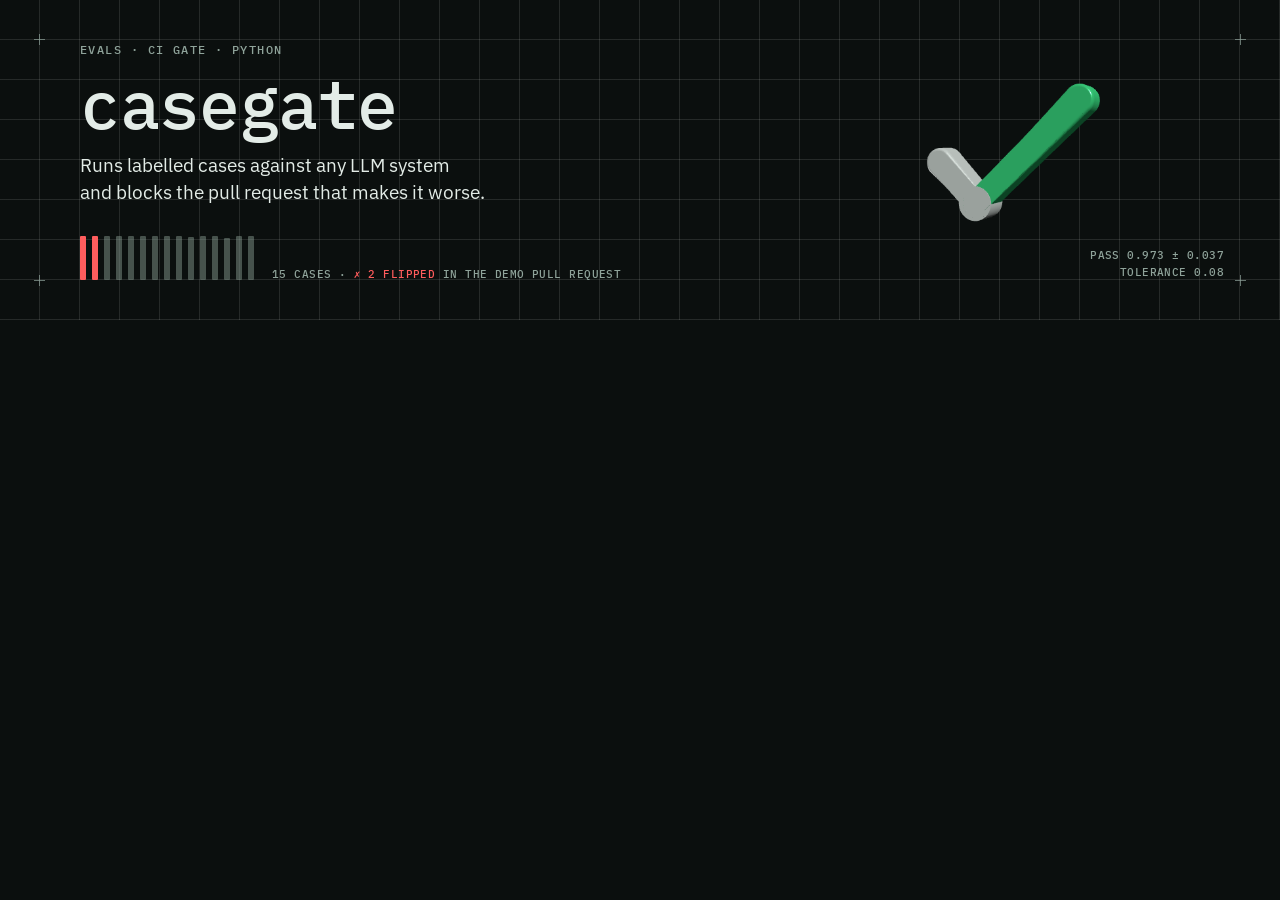
<file: site/banner.html>
<!doctype html>
<html lang="en">
<head>
<meta charset="utf-8">
<meta name="viewport" content="width=1280">
<title>casegate banner</title>
<!--
  README banner source (docs/DESIGN.md §7). Screenshot with Playwright at deviceScaleFactor 2:
    banner.html?theme=dark  (viewport 1280x320) -> docs/assets/banner-dark.png  (2560x640)
    banner.html?theme=light (viewport 1280x320) -> docs/assets/banner-light.png (2560x640)
  X header mode for M5: banner.html?theme=dark&size=x at viewport 1500x500, deviceScaleFactor 3.
  Tick heights and flips are copied from index.html (computed by the command in its hero comment).
-->
<link rel="preconnect" href="https://fonts.googleapis.com">
<link rel="preconnect" href="https://fonts.gstatic.com" crossorigin>
<link rel="stylesheet" href="https://fonts.googleapis.com/css2?family=IBM+Plex+Mono:wght@400;500&family=IBM+Plex+Sans+Condensed:wght@500;700&family=IBM+Plex+Sans:wght@400;500&display=swap">
<link rel="stylesheet" href="assets/site.css">
<script>
(function () {
  var q = new URLSearchParams(location.search), d = document.documentElement;
  if (q.get('theme') === 'light') {
    d.classList.add('light');
    var light = {
      '--bg': '#F4F7F5', '--surface': '#E9EEEB', '--text': '#0B0F0E', '--muted': '#5E6E67',
      '--pass': '#1A8F4E', '--fail': '#C8312F', '--line': 'rgba(11,15,14,0.12)'
    };
    for (var k in light) d.style.setProperty(k, light[k]);
    d.style.colorScheme = 'light';
  }
  if (q.get('size') === 'x') d.classList.add('size-x');
})();
</script>
<style>
  html, body { width: 1280px; height: 320px; overflow: hidden; }
  .banner {
    position: relative; width: 1280px; height: 320px; overflow: hidden;
    background-color: var(--bg);
    background-image:
      linear-gradient(var(--line) 1px, transparent 1px),
      linear-gradient(90deg, var(--line) 1px, transparent 1px);
    background-size: 40px 40px;
    background-position: -1px -1px;
  }
  .copy { position: absolute; left: 80px; top: 44px; width: 600px; }
  .eyebrow { margin: 0 0 14px; }
  .name {
    margin: 0; font: 500 68px/1 var(--mono); letter-spacing: -0.02em; color: var(--text);
  }
  .desc { margin: 14px 0 0; font: 400 19px/1.4 var(--body); color: var(--text); text-wrap: balance; }
  .row { position: absolute; left: 80px; bottom: 40px; display: flex; align-items: flex-end; gap: 18px; }
  .row .ticks { margin: 0; }
  .ticks i { animation: none; }
  .light .ticks i:not(.f):not(.warn) { opacity: 1; }
  .row .ticks-note { margin: 0 0 -2px; }
  .mark {
    position: absolute; width: 336px; height: 336px; right: 96px; top: -26px;
  }
  .xh { position: absolute; width: 11px; height: 11px; }
  .xh::before, .xh::after { content: ""; position: absolute; background: var(--muted); opacity: 0.7; }
  .xh::before { left: 5px; top: 0; width: 1px; height: 11px; }
  .xh::after { top: 5px; left: 0; height: 1px; width: 11px; }
  .xh.a { left: 34px; top: 34px; } .xh.b { right: 34px; top: 34px; }
  .xh.c { left: 34px; bottom: 34px; } .xh.d { right: 34px; bottom: 34px; }
  .tele {
    position: absolute; right: 56px; bottom: 40px; text-align: right;
    font: 500 11px/1.5 var(--mono); letter-spacing: 0.04em; text-transform: uppercase; color: var(--muted);
  }

  /* X header (DESIGN §7): text and ticks inside CSS x 500-960, y 100-333; no mark;
     x 967-1267 y 100-400 (composited mark) and x 0-500 y 333-500 (profile photo) stay empty. */
  .size-x, .size-x body, .size-x .banner { width: 1500px; height: 500px; }
  .size-x .copy { left: 500px; top: 100px; width: 460px; }
  .size-x .eyebrow { margin-bottom: 12px; }
  .size-x .name { font-size: 60px; }
  .size-x .desc { margin-top: 12px; font-size: 17px; line-height: 1.4; }
  .size-x .row { left: 500px; top: 289px; bottom: auto; }
  .size-x .ticks-note, .size-x .mark, .size-x .tele, .size-x .xh { display: none; }
</style>
</head>
<body>
<main class="banner">
 <i class="xh a"></i><i class="xh b"></i><i class="xh c"></i><i class="xh d"></i>
 <div class="copy">
  <p class="eyebrow">Evals · CI gate · Python</p>
  <h1 class="name">casegate</h1>
  <p class="desc">Runs labelled cases against any LLM system and blocks the pull request that makes it worse.</p>
 </div>
 <div class="row">
  <div class="ticks" aria-hidden="true">
   <i class="f" style="height:44px;--i:0"></i>
   <i class="f" style="height:44px;--i:1"></i>
   <i style="height:44px;--i:2"></i>
   <i style="height:44px;--i:3"></i>
   <i style="height:44px;--i:4"></i>
   <i style="height:44px;--i:5"></i>
   <i style="height:44px;--i:6"></i>
   <i style="height:44px;--i:7"></i>
   <i style="height:44px;--i:8"></i>
   <i style="height:43px;--i:9"></i>
   <i style="height:44px;--i:10"></i>
   <i style="height:44px;--i:11"></i>
   <i style="height:42px;--i:12"></i>
   <i style="height:44px;--i:13"></i>
   <i style="height:44px;--i:14"></i>
  </div>
  <p class="ticks-note">15 cases · <span class="x">✗ 2 flipped</span> in the demo pull request</p>
 </div>
 <img class="mark" id="mark" src="assets/mark-512.png" alt="casegate logo: a barrier arm lifted into a check mark" width="512" height="512">
 <div class="tele">pass 0.973 ± 0.037<br>tolerance 0.08</div>
</main>
<script>
if (document.documentElement.classList.contains('light')) {
  document.getElementById('mark').src = 'assets/mark-512-light.png';
}
</script>
</body>
</html>
</file>
<file: site/assets/site.css>
/* casegate site: design direction A, "Lab instrument" (docs/DESIGN.md, ADR 0007). */
:root {
  --bg: #0B0F0E;
  --surface: #141A18;
  --text: #E3ECE7;
  --muted: #8FA39A;
  --pass: #3DDC84;
  --fail: #FF5D5D;
  --warn: #E8C547;
  --line: rgba(227, 236, 231, 0.12);
  --display: 'IBM Plex Sans Condensed', system-ui, sans-serif;
  --body: 'IBM Plex Sans', system-ui, sans-serif;
  --mono: 'IBM Plex Mono', ui-monospace, monospace;
  color-scheme: dark;
}

*, *::before, *::after { box-sizing: border-box; }
html, body { margin: 0; }
html { background: var(--bg); }
body {
  background: var(--bg);
  color: var(--text);
  font: 400 16px/1.6 var(--body);
  -webkit-font-smoothing: antialiased;
  overflow-x: hidden;
}
a { color: var(--text); text-decoration: underline; text-underline-offset: 3px; }
a:hover { color: var(--pass); }
a:focus-visible, button:focus-visible, pre:focus-visible {
  outline: 2px solid var(--pass);
  outline-offset: 3px;
}
img { display: block; max-width: 100%; height: auto; }

.wrap { max-width: 1160px; margin: 0 auto; padding: 0 24px; }
.sr-only {
  position: absolute; width: 1px; height: 1px; padding: 0; margin: -1px;
  overflow: hidden; clip: rect(0 0 0 0); white-space: nowrap; border: 0;
}

.site-nav {
  display: flex; align-items: center; justify-content: space-between;
  height: 64px; border-bottom: 1px solid var(--line);
}
.brand {
  display: flex; align-items: center; gap: 10px; min-height: 44px;
  font: 500 18px/1 var(--mono); color: var(--text); text-decoration: none;
  letter-spacing: -0.01em;
}
.brand:hover { color: var(--text); }
.brand svg { width: 28px; height: 28px; }
.site-nav ul {
  display: flex; gap: 22px; list-style: none; margin: 0; padding: 0;
  font: 500 13px/16px var(--mono);
}
.site-nav ul a {
  display: inline-block; padding: 14px 0;
  color: var(--muted); text-decoration: none;
}
.site-nav ul a:hover { color: var(--text); }

.hero {
  position: relative; overflow: hidden; border-bottom: 1px solid var(--line);
  background-image:
    linear-gradient(var(--line) 1px, transparent 1px),
    linear-gradient(90deg, var(--line) 1px, transparent 1px);
  background-size: 48px 48px;
  background-position: -1px -1px;
}
.hero .wrap {
  position: relative; z-index: 1;
  display: grid; grid-template-columns: 1.15fr 0.85fr; gap: 32px; align-items: center;
  min-height: 540px; padding-top: 56px; padding-bottom: 56px;
}
.hero-copy { min-width: 0; }
.eyebrow {
  margin: 0 0 20px;
  font: 500 12px/1 var(--mono); letter-spacing: 0.12em; text-transform: uppercase;
  color: var(--muted);
}
h1 {
  margin: 0 0 22px;
  font-family: var(--display); font-weight: 700; letter-spacing: -0.01em;
  font-size: clamp(40px, 6.2vw, 76px); line-height: 1.02;
}
h1 .f { color: var(--fail); }
.lede { margin: 0 0 30px; max-width: 34em; font-size: 19px; color: var(--muted); }

.cmd {
  display: inline-flex; align-items: center; gap: 14px; max-width: 100%;
  padding: 6px 8px 6px 16px;
  background: var(--surface); border: 1px solid var(--line); border-radius: 8px;
  font: 500 15px/1 var(--mono);
}
.cmd code { font: inherit; color: var(--text); white-space: nowrap; }
.cmd .prompt { color: var(--muted); }
.cmd button {
  min-height: 44px; padding: 10px;
  background: none; border: 0; border-radius: 4px; cursor: pointer;
  font: 500 12px/1 var(--mono); color: var(--pass);
}

/* Tick row: one tick per case of evals/baseline.json (DESIGN §8). */
.ticks { display: flex; gap: 6px; align-items: flex-end; height: 44px; margin-top: 28px; }
.ticks i {
  display: block; width: 6px; border-radius: 1px;
  background: var(--muted); opacity: 0.45;
  transform-origin: bottom;
  animation: tick-grow 300ms ease-out both;
  animation-delay: calc(var(--i) * 43ms);
}
.ticks i.f {
  background: var(--fail); opacity: 1;
  animation: tick-grow 300ms ease-out both, tick-flip 200ms ease-out both;
  animation-delay: calc(var(--i) * 43ms), 900ms;
}
.ticks i.warn { background: var(--warn); opacity: 1; }
@keyframes tick-grow { from { transform: scaleY(0); } to { transform: scaleY(1); } }
@keyframes tick-flip {
  from { background: var(--muted); opacity: 0.45; }
  to { background: var(--fail); opacity: 1; }
}
.ticks-note {
  margin: 10px 0 0;
  font: 500 11px/1.4 var(--mono); letter-spacing: 0.04em; text-transform: uppercase;
  color: var(--muted);
}
.ticks-note .x { color: var(--fail); }

.hud {
  position: absolute; z-index: 2; right: 20px; text-align: right;
  font: 500 11px/1.4 var(--mono); letter-spacing: 0.04em; text-transform: uppercase;
  color: var(--muted);
}
.hud.tl { top: 18px; }
.hud.br { bottom: 18px; }

/* The SVG fallback shows until mark.js adds .gl, so the logo is there without JS or WebGL. */
.stage-col { position: relative; justify-self: center; width: 100%; max-width: 440px; }
.stage { position: relative; width: 100%; aspect-ratio: 1 / 1; }
.stage canvas { display: block; width: 100% !important; height: 100% !important; }
.stage .fallback { position: absolute; inset: 0; display: grid; place-items: center; }
.stage .fallback svg { width: 62%; height: auto; }
.stage.gl .fallback { display: none; }
.state {
  position: absolute; left: 0; right: 0; bottom: 6px; margin: 0;
  text-align: center; font: 500 13px/1 var(--mono); letter-spacing: 0.14em;
  text-transform: uppercase; color: var(--pass);
}
.state.x { color: var(--fail); }

section { padding: 72px 0; border-bottom: 1px solid var(--line); }
h2 {
  margin: 0 0 12px;
  font-family: var(--display); font-weight: 700; letter-spacing: -0.01em;
  font-size: clamp(28px, 3.4vw, 40px); line-height: 1.1;
}
.sub { margin: 0 0 32px; max-width: 40em; color: var(--muted); }
.grid2 { display: grid; grid-template-columns: 1fr 1fr; gap: 24px; align-items: start; }
.grid2 > * { min-width: 0; }

.panel { background: var(--surface); border: 1px solid var(--line); border-radius: 10px; overflow: hidden; }
.panel h3 {
  display: flex; justify-content: space-between; gap: 12px; margin: 0; padding: 12px 16px;
  border-bottom: 1px solid var(--line);
  font: 500 12px/1.2 var(--mono); letter-spacing: 0.06em; color: var(--muted);
}
pre {
  margin: 0; padding: 18px 16px; overflow-x: auto; white-space: pre;
  font: 400 13px/1.65 var(--mono); color: var(--text);
}
.p { color: var(--pass); }
.x { color: var(--fail); }
.w { color: var(--warn); }
.m { color: var(--muted); }
.panel figure { margin: 0; }
.panel figure img { width: 100%; }
.panel figcaption { padding: 12px 16px; font-size: 14px; color: var(--muted); border-top: 1px solid var(--line); }

.cards { display: grid; grid-template-columns: repeat(3, 1fr); gap: 24px; margin-top: 48px; }
.card { border-top: 2px solid var(--text); padding-top: 16px; }
.card h3 { margin: 0 0 6px; font: 500 14px/1.3 var(--mono); }
.card p { margin: 0; font-size: 15px; color: var(--muted); }
.card .tele { margin-top: 12px; font: 500 12px/1.4 var(--mono); letter-spacing: 0.04em; color: var(--text); }

footer { padding: 40px 0; font: 400 13px/1.6 var(--mono); color: var(--muted); }
footer a { display: inline-block; padding: 4px 0; color: var(--muted); }

/* Rise-in on first view; only when JS runs (the page stays readable with JS off). */
.js .rise {
  opacity: 0; transform: translateY(16px);
  transition: opacity 400ms ease-out, transform 400ms ease-out;
  transition-delay: var(--d, 0ms);
}
.js .rise.in { opacity: 1; transform: none; }

@media (max-width: 760px) {
  .hero .wrap { grid-template-columns: 1fr; min-height: 0; gap: 8px; padding-top: 36px; padding-bottom: 40px; }
  .stage-col { max-width: 300px; order: -1; }
  .grid2, .cards { grid-template-columns: 1fr; }
  .site-nav ul li:not(:last-child) { display: none; }
  .lede { font-size: 17px; }
  .cmd { font-size: 13px; }
  pre { font-size: 11.5px; }
  section { padding: 52px 0; }
  .hud { display: none; }
}
@media (max-width: 400px) {
  .wrap { padding: 0 16px; }
}
@media (prefers-reduced-motion: reduce) {
  *, *::before, *::after { animation: none !important; transition: none !important; }
  .js .rise { opacity: 1; transform: none; }
}
</file>
